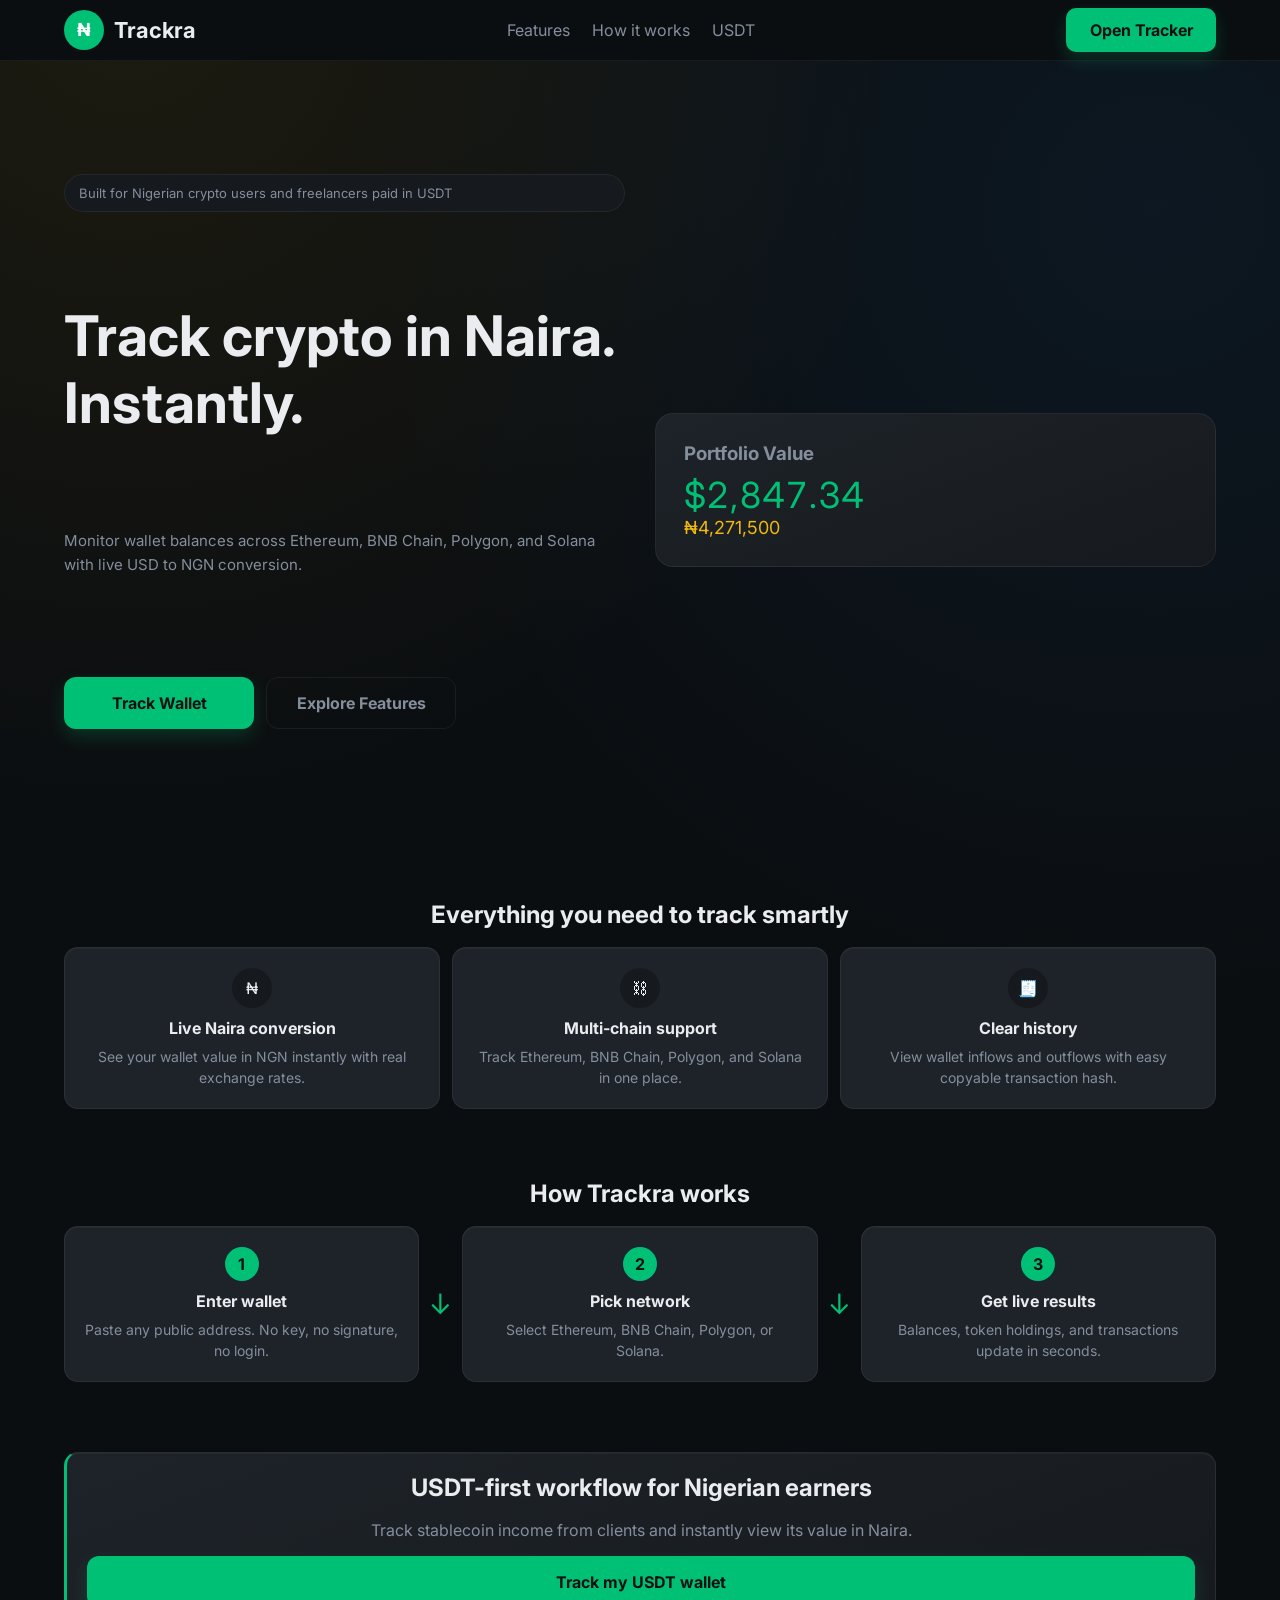
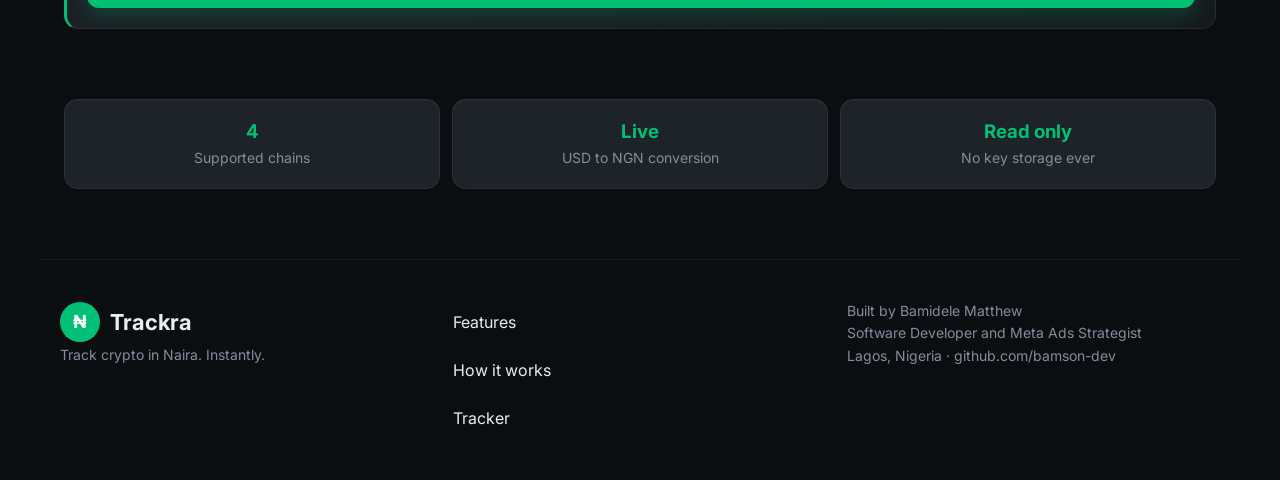
<file: index.html>
<!DOCTYPE html>
<html lang="en">
<head>
  <meta charset="UTF-8" />
  <meta name="viewport" content="width=device-width, initial-scale=1.0" />
  <title>Trackra - Track crypto in Naira. Instantly.</title>
  <link rel="icon" href="data:image/svg+xml,%3Csvg xmlns='http://www.w3.org/2000/svg' viewBox='0 0 32 32'%3E%3Crect width='32' height='32' rx='8' fill='%2310b981'/%3E%3Ctext x='16' y='22' font-size='15' text-anchor='middle' fill='white' font-family='system-ui,sans-serif'%3E%E2%82%A6%3C/text%3E%3C/svg%3E" />
  <link rel="preconnect" href="https://fonts.googleapis.com" />
  <link rel="preconnect" href="https://fonts.gstatic.com" crossorigin />
  <link href="https://fonts.googleapis.com/css2?family=Inter:wght@400;700&display=swap" rel="stylesheet" />
  <link rel="stylesheet" href="css/main.css" />
  <link rel="stylesheet" href="css/responsive.css" />
</head>
<body>
  <div id="fileProtoBanner" class="file-protocol-banner" hidden role="alert">
    <strong>file://</strong> cannot load APIs reliably. Run a local server in this folder:
    <code>python3 -m http.server 8080</code>
    then open <code>http://localhost:8080/</code> or <code>http://localhost:8080/tracker.html</code>. IDE “preview” may log a frame warning for file URLs; use localhost instead.
  </div>
  <div class="menu-backdrop" id="menuBackdrop"></div>
  <header class="nav-shell">
    <nav class="navbar">
      <a href="index.html" class="brand" aria-label="Trackra Home">
        <span class="logo-coin">₦</span>
        <span class="logo-text">Trackra</span>
      </a>
      <button class="hamburger" id="hamburgerBtn" aria-label="Toggle menu" aria-expanded="false">
        <span></span><span></span><span></span>
      </button>
      <div class="desktop-nav">
        <a href="#features">Features</a>
        <a href="#how-it-works">How it works</a>
        <a href="#usdt">USDT</a>
      </div>
      <a href="tracker.html" class="btn btn-primary nav-cta">Open Tracker</a>
    </nav>
    <div class="mobile-menu" id="mobileMenu">
      <a href="#features" class="mobile-link">Features</a>
      <a href="#how-it-works" class="mobile-link">How it works</a>
      <a href="#usdt" class="mobile-link">USDT Focus</a>
      <a href="tracker.html" class="mobile-link">Open Tracker</a>
    </div>
  </header>

  <main>
    <section class="hero reveal-group">
      <p class="badge">Built for Nigerian crypto users and freelancers paid in USDT</p>
      <h1>Track crypto in Naira. Instantly.</h1>
      <p class="subheadline">Monitor wallet balances across Ethereum, BNB Chain, Polygon, and Solana with live USD to NGN conversion.</p>
      <div class="hero-ctas">
        <a href="tracker.html" class="btn btn-primary">Track Wallet</a>
        <a href="#features" class="btn btn-secondary">Explore Features</a>
      </div>
      <div class="mobile-counter" id="heroCounter">$0 = ₦0</div>
      <div class="hero-mockup" aria-hidden="true">
        <div class="mock-card">
          <h3>Portfolio Value</h3>
          <p>$2,847.34</p>
          <small>₦4,271,500</small>
        </div>
      </div>
    </section>

    <section class="section" id="features">
      <h2>Everything you need to track smartly</h2>
      <div class="feature-grid">
        <article class="feature-card fade-up">
          <div class="feature-icon">₦</div>
          <h3>Live Naira conversion</h3>
          <p>See your wallet value in NGN instantly with real exchange rates.</p>
        </article>
        <article class="feature-card fade-up">
          <div class="feature-icon">⛓</div>
          <h3>Multi-chain support</h3>
          <p>Track Ethereum, BNB Chain, Polygon, and Solana in one place.</p>
        </article>
        <article class="feature-card fade-up">
          <div class="feature-icon">🧾</div>
          <h3>Clear history</h3>
          <p>View wallet inflows and outflows with easy copyable transaction hash.</p>
        </article>
      </div>
    </section>

    <section class="section" id="how-it-works">
      <h2>How Trackra works</h2>
      <div class="steps">
        <article class="step-card">
          <span class="step-num">1</span>
          <h3>Enter wallet</h3>
          <p>Paste any public address. No key, no signature, no login.</p>
        </article>
        <span class="step-arrow">↓</span>
        <article class="step-card">
          <span class="step-num">2</span>
          <h3>Pick network</h3>
          <p>Select Ethereum, BNB Chain, Polygon, or Solana.</p>
        </article>
        <span class="step-arrow">↓</span>
        <article class="step-card">
          <span class="step-num">3</span>
          <h3>Get live results</h3>
          <p>Balances, token holdings, and transactions update in seconds.</p>
        </article>
      </div>
    </section>

    <section class="section" id="usdt">
      <article class="usdt-card">
        <h2>USDT-first workflow for Nigerian earners</h2>
        <p>Track stablecoin income from clients and instantly view its value in Naira.</p>
        <a href="tracker.html" class="btn btn-primary">Track my USDT wallet</a>
      </article>
    </section>

    <section class="section stats-row">
      <article class="stat"><h3>4</h3><p>Supported chains</p></article>
      <article class="stat"><h3>Live</h3><p>USD to NGN conversion</p></article>
      <article class="stat"><h3>Read only</h3><p>No key storage ever</p></article>
    </section>
  </main>

  <footer class="footer">
    <div class="footer-col">
      <a href="index.html" class="brand footer-brand">
        <span class="logo-coin">₦</span>
        <span class="logo-text">Trackra</span>
      </a>
      <p>Track crypto in Naira. Instantly.</p>
    </div>
    <div class="footer-col footer-links">
      <a href="#features">Features</a>
      <a href="#how-it-works">How it works</a>
      <a href="tracker.html">Tracker</a>
    </div>
    <div class="footer-col signature">
      <p>Built by Bamidele Matthew<br />Software Developer and Meta Ads Strategist<br />Lagos, Nigeria · <a href="https://github.com/bamson-dev" target="_blank" rel="noreferrer">github.com/bamson-dev</a></p>
    </div>
  </footer>

  <script>
    (function () {
      if (location.protocol !== 'file:') return;
      var el = document.getElementById('fileProtoBanner');
      if (el) el.hidden = false;
    })();
  </script>
  <script src="js/app.js?v=20260418h"></script>
</body>
</html>
</file>
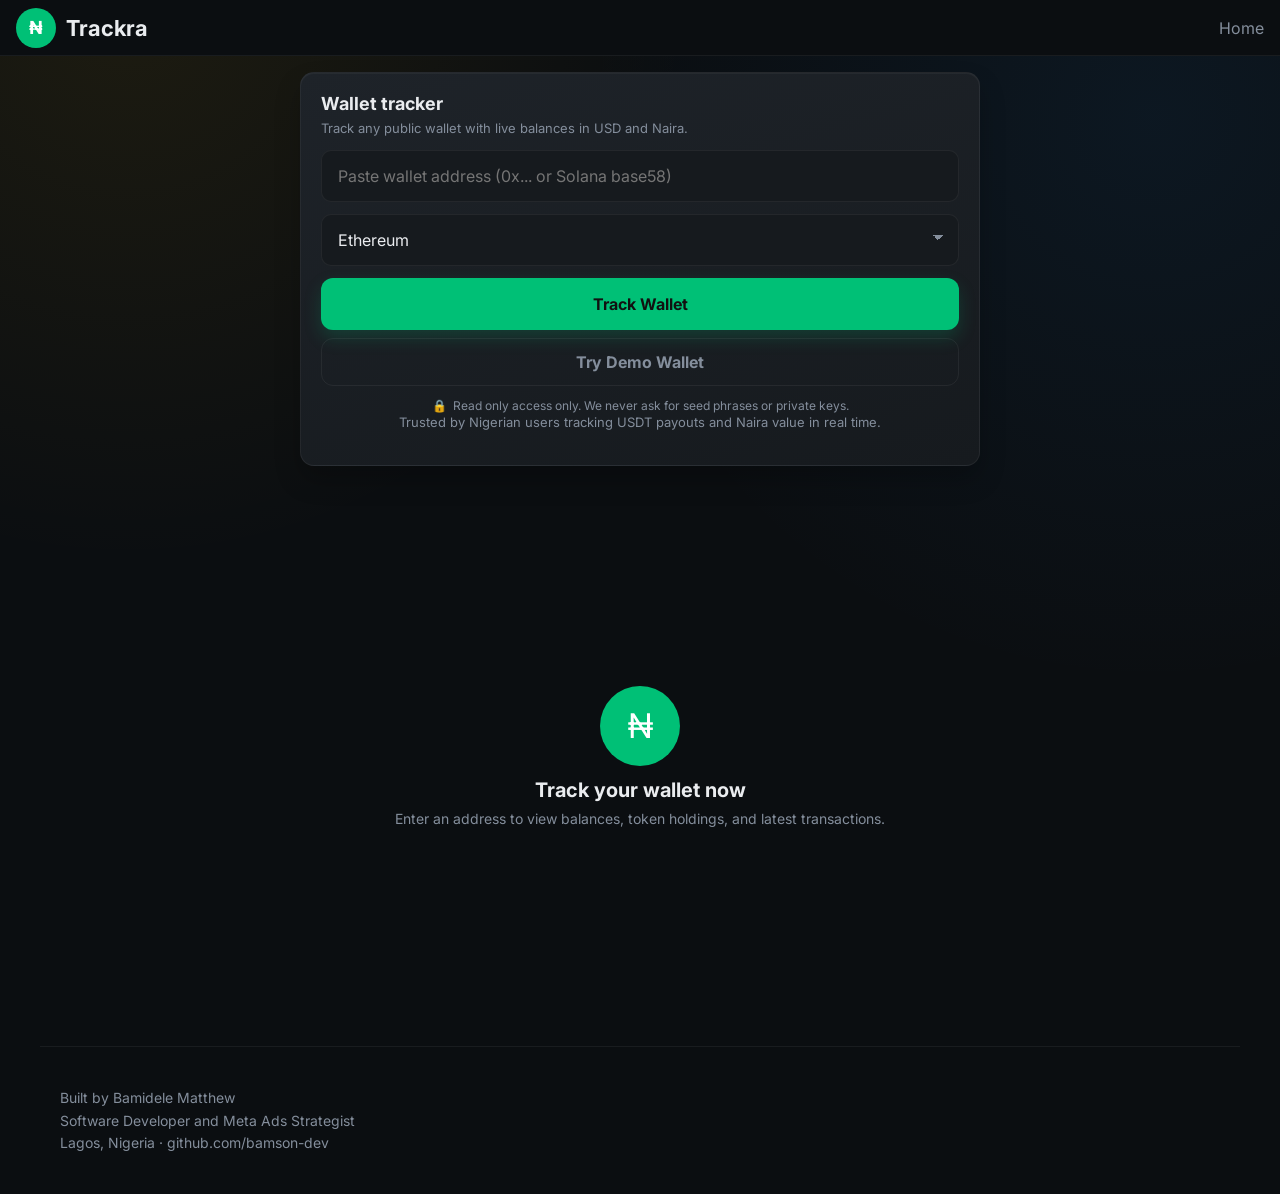
<file: tracker.html>
<!DOCTYPE html>
<html lang="en">
<head>
  <meta charset="UTF-8" />
  <meta name="viewport" content="width=device-width, initial-scale=1.0" />
  <title>Trackra Tracker</title>
  <link rel="icon" href="data:image/svg+xml,%3Csvg xmlns='http://www.w3.org/2000/svg' viewBox='0 0 32 32'%3E%3Crect width='32' height='32' rx='8' fill='%2310b981'/%3E%3Ctext x='16' y='22' font-size='15' text-anchor='middle' fill='white' font-family='system-ui,sans-serif'%3E%E2%82%A6%3C/text%3E%3C/svg%3E" />
  <link rel="preconnect" href="https://fonts.googleapis.com" />
  <link rel="preconnect" href="https://fonts.gstatic.com" crossorigin />
  <link href="https://fonts.googleapis.com/css2?family=Inter:wght@400;700&display=swap" rel="stylesheet" />
  <link rel="stylesheet" href="css/main.css" />
  <link rel="stylesheet" href="css/dashboard.css" />
  <link rel="stylesheet" href="css/responsive.css" />
</head>
<body>
  <div id="fileProtoBanner" class="file-protocol-banner" hidden role="alert">
    <strong>file://</strong> cannot load APIs reliably. Run a local server in this folder:
    <code>python3 -m http.server 8080</code>
    then open <code>http://localhost:8080/tracker.html</code>. IDE "preview" may log a frame warning for file URLs; use localhost instead.
  </div>
  <div class="pull-spinner" id="pullSpinner" aria-hidden="true"></div>
  <header class="tracker-topbar">
    <a href="index.html" class="brand" aria-label="Trackra Home">
      <span class="logo-coin">₦</span>
      <span class="logo-text">Trackra</span>
    </a>
    <a href="index.html" class="home-link">Home</a>
  </header>

  <main class="tracker-main">
    <section class="search-card">
      <h1>Wallet tracker</h1>
      <p>Track any public wallet with live balances in USD and Naira.</p>
      <form id="trackForm" novalidate>
        <input id="walletInput" type="text" placeholder="Paste wallet address (0x... or Solana base58)" autocomplete="off" />
        <div class="inline-error" id="inlineError" hidden>⚠ Enter a valid wallet address for the selected network.</div>
        <select id="networkSelect" aria-label="Select network">
          <option value="eth">Ethereum</option>
          <option value="bsc">BNB Chain</option>
          <option value="polygon">Polygon</option>
          <option value="solana">Solana</option>
        </select>
        <button class="btn btn-primary" id="trackBtn" type="button">Track Wallet</button>
        <button class="btn btn-secondary demo-btn" id="demoBtn" type="button">Try Demo Wallet</button>
      </form>
      <div class="security-note">🔒 <span>Read only access only. We never ask for seed phrases or private keys.</span></div>
      <p class="local-note">Trusted by Nigerian users tracking USDT payouts and Naira value in real time.</p>
    </section>

    <section class="empty-state" id="emptyState">
      <div class="empty-coin">₦</div>
      <h2>Track your wallet now</h2>
      <p>Enter an address to view balances, token holdings, and latest transactions.</p>
    </section>

    <section class="skeleton-wrap" id="skeletonWrap" hidden>
      <div class="skeleton-grid">
        <div class="skeleton-card"></div><div class="skeleton-card"></div><div class="skeleton-card"></div><div class="skeleton-card"></div>
      </div>
      <div class="skeleton-lines"><span></span><span></span><span></span><span></span><span></span></div>
      <div class="skeleton-lines"><span></span><span></span><span></span><span></span></div>
    </section>

    <section class="error-state" id="errorState" hidden>
      <div class="error-icon">⚠</div>
      <h3>Could not fetch wallet data</h3>
      <p>Check the network and address format, then try again.</p>
      <button class="btn btn-primary" id="retryBtn" type="button">Try Again</button>
    </section>

    <section class="results" id="results" hidden>
      <div class="summary-grid" id="summaryGrid"></div>

      <div class="currency-toggle" id="currencyToggle">
        <button data-currency="usd" class="active" type="button">USD</button>
        <button data-currency="ngn" type="button">NGN</button>
        <button data-currency="both" type="button">Both</button>
      </div>

      <section class="panel">
        <div class="panel-head"><h3>Token holdings</h3></div>
        <div id="tokensContainer"></div>
      </section>

      <section class="panel">
        <div class="panel-head tx-head">
          <h3>Transaction history</h3>
          <div class="tx-filters" id="txFilters">
            <button data-filter="all" class="active" type="button">All</button>
            <button data-filter="in" type="button">IN</button>
            <button data-filter="out" type="button">OUT</button>
          </div>
        </div>
        <div id="transactionsContainer"></div>
      </section>

      <p class="updated-time" id="updatedTime"></p>
    </section>
  </main>

  <footer class="footer">
    <div class="footer-col signature">
      <p>Built by Bamidele Matthew<br />Software Developer and Meta Ads Strategist<br />Lagos, Nigeria · <a href="https://github.com/bamson-dev" target="_blank" rel="noreferrer">github.com/bamson-dev</a></p>
    </div>
  </footer>

  <script>
    (function () {
      if (location.protocol !== 'file:') return;
      var el = document.getElementById('fileProtoBanner');
      if (el) el.hidden = false;
    })();
  </script>
  <script src="js/api.js?v=final2026"></script>
  <script src="js/ui.js?v=final2026"></script>
  <script src="js/app.js?v=final2026"></script>
</body>
</html>
</file>
<file: css/main.css>
:root {
  --bg-primary: #0b0e11;
  --bg-secondary: #161a1e;
  --bg-card: #1e2329;
  --border: rgba(255, 255, 255, 0.06);
  --text-primary: #eaecef;
  --text-secondary: #848e9c;
  --green: #00c076;
  --red: #f6465d;
  --gold: #f0b90b;
  --blue: #1e88e5;
}

* {
  box-sizing: border-box;
  -webkit-tap-highlight-color: transparent;
}

html,
body {
  margin: 0;
  padding: 0;
  width: 100%;
  overflow-x: hidden;
  -webkit-text-size-adjust: 100%;
}

img,
video,
svg {
  max-width: 100%;
  height: auto;
}

input,
textarea,
select,
button {
  font-size: 16px;
  font-family: inherit;
}

button {
  cursor: pointer;
  touch-action: manipulation;
  min-height: 44px;
  min-width: 44px;
}

a {
  touch-action: manipulation;
}

body {
  font-family: "Inter", sans-serif;
  background: var(--bg-primary);
  color: var(--text-primary);
  min-height: 100dvh;
  background-image: radial-gradient(circle at 10% 0%, rgba(240, 185, 11, 0.08), transparent 34%),
    radial-gradient(circle at 90% 10%, rgba(30, 136, 229, 0.08), transparent 36%);
}

a {
  color: inherit;
  text-decoration: none;
}

.nav-shell {
  position: fixed;
  top: 0;
  width: 100%;
  z-index: 50;
  background: rgba(11, 14, 17, 0.95);
  backdrop-filter: blur(10px);
  border-bottom: 1px solid var(--border);
}

.navbar {
  height: 60px;
  padding: 0 16px;
  display: flex;
  align-items: center;
  justify-content: space-between;
}

.brand {
  display: inline-flex;
  align-items: center;
  gap: 10px;
  min-height: 44px;
}

.logo-coin {
  width: 40px;
  height: 40px;
  border-radius: 50%;
  background: var(--green);
  color: #fff;
  font-size: 18px;
  font-weight: 700;
  display: grid;
  place-items: center;
  line-height: 1;
}

.logo-text {
  font-size: 22px;
  font-weight: 700;
}

.hamburger {
  width: 44px;
  height: 44px;
  border: 0;
  background: transparent;
  padding: 10px;
  display: flex;
  flex-direction: column;
  justify-content: center;
  gap: 4px;
}

.hamburger span {
  height: 2px;
  width: 100%;
  background: var(--text-primary);
  border-radius: 2px;
}

.desktop-nav,
.nav-cta { display: none; }

.mobile-menu {
  background: var(--bg-secondary);
  max-height: 0;
  overflow: hidden;
  transition: max-height 0.25s ease;
}

.mobile-menu.open { max-height: 320px; }

.mobile-link {
  display: flex;
  align-items: center;
  min-height: 48px;
  padding: 0 20px;
  border-bottom: 1px solid var(--border);
}

.menu-backdrop {
  position: fixed;
  inset: 60px 0 0;
  background: rgba(0, 0, 0, 0.4);
  opacity: 0;
  visibility: hidden;
  z-index: 40;
  transition: 0.2s;
}

.menu-backdrop.show {
  opacity: 1;
  visibility: visible;
}

main { min-height: 100dvh; }

.hero {
  padding: 100px 20px 60px;
  text-align: center;
}

.badge {
  width: 100%;
  margin: 0 0 14px;
  border: 1px solid var(--border);
  border-radius: 999px;
  font-size: 13px;
  padding: 10px 14px;
  color: var(--text-secondary);
  background: var(--bg-secondary);
}

.hero h1 {
  margin: 0;
  font-size: 32px;
  line-height: 1.2;
}

.subheadline {
  font-size: 15px;
  line-height: 1.6;
  color: var(--text-secondary);
  margin: 14px 0 22px;
}

.hero-ctas {
  display: grid;
  gap: 12px;
}

.btn {
  min-height: 52px;
  border-radius: 12px;
  border: 1px solid transparent;
  font-weight: 700;
  display: inline-flex;
  align-items: center;
  justify-content: center;
  width: 100%;
  transition: 0.2s ease;
}

.btn-primary {
  background: var(--green);
  color: #111;
  box-shadow: 0 8px 18px rgba(0, 192, 118, 0.2);
}

.btn-secondary {
  border-color: var(--border);
  background: transparent;
  color: var(--text-secondary);
}

.mobile-counter {
  margin: 22px 0 0;
  font-size: 24px;
  font-weight: 700;
  font-variant-numeric: tabular-nums;
  color: var(--gold);
}

.hero-mockup { display: none; }

.section {
  padding: 0 20px 50px;
}

.section h2 {
  font-size: 24px;
  text-align: center;
  margin: 0 0 18px;
}

.feature-grid,
.stats-row {
  display: grid;
  grid-template-columns: 1fr;
  gap: 12px;
}

.feature-card,
.stat,
.step-card {
  background: var(--bg-card);
  border: 1px solid var(--border);
  border-radius: 14px;
  padding: 20px;
  box-shadow: inset 0 1px 0 rgba(255, 255, 255, 0.03);
}

.feature-icon {
  width: 40px;
  height: 40px;
  border-radius: 50%;
  display: grid;
  place-items: center;
  background: var(--bg-secondary);
  margin: 0 auto 10px;
}

.feature-card h3,
.step-card h3 {
  font-size: 16px;
  margin: 0 0 8px;
  text-align: center;
}

.feature-card p,
.step-card p,
.stat p {
  margin: 0;
  color: var(--text-secondary);
  font-size: 14px;
  line-height: 1.5;
  text-align: center;
}

.steps {
  display: grid;
  gap: 10px;
}

.step-num {
  width: 34px;
  height: 34px;
  border-radius: 50%;
  background: var(--green);
  color: #111;
  font-weight: 700;
  margin: 0 auto 10px;
  display: grid;
  place-items: center;
}

.step-arrow {
  text-align: center;
  color: var(--green);
}

.usdt-card {
  border-left: 3px solid var(--green);
  border-radius: 14px;
  background: linear-gradient(160deg, rgba(30, 35, 41, 1), rgba(22, 26, 30, 1));
  border-top: 1px solid var(--border);
  border-right: 1px solid var(--border);
  border-bottom: 1px solid var(--border);
  padding: 20px;
  text-align: center;
  box-shadow: inset 0 1px 0 rgba(255, 255, 255, 0.04);
}

.usdt-card p {
  color: var(--text-secondary);
  margin: 0 0 16px;
}

.stat h3 {
  margin: 0 0 4px;
  text-align: center;
  color: var(--green);
}

.footer {
  border-top: 1px solid var(--border);
  padding: 40px 20px;
  display: grid;
  gap: 20px;
  text-align: center;
}

.footer-links {
  display: grid;
  gap: 4px;
}

.footer-links a {
  min-height: 44px;
  display: grid;
  place-items: center;
}

.footer p {
  color: var(--text-secondary);
  margin: 0;
  line-height: 1.6;
  font-size: 14px;
}

.reveal-group > * {
  opacity: 0;
  transform: translateY(10px);
  animation: fadeInUp 0.6s ease forwards;
}

.reveal-group > *:nth-child(2) { animation-delay: 0.08s; }
.reveal-group > *:nth-child(3) { animation-delay: 0.16s; }
.reveal-group > *:nth-child(4) { animation-delay: 0.24s; }
.reveal-group > *:nth-child(5) { animation-delay: 0.3s; }

.fade-up {
  opacity: 0;
  transform: translateY(12px);
  transition: 0.45s ease;
}

.fade-up.visible {
  opacity: 1;
  transform: translateY(0);
}

@keyframes fadeInUp {
  to {
    opacity: 1;
    transform: translateY(0);
  }
}

/* file:// — APIs and some previews fail; show only when protocol is file */
.file-protocol-banner {
  position: sticky;
  top: 0;
  z-index: 10000;
  margin: 0;
  padding: 12px 16px;
  background: rgba(246, 70, 93, 0.12);
  border-bottom: 1px solid rgba(246, 70, 93, 0.35);
  color: var(--text-primary);
  font-size: 13px;
  line-height: 1.5;
}

.file-protocol-banner strong {
  color: var(--red);
}

.file-protocol-banner code {
  font-size: 12px;
  padding: 2px 6px;
  border-radius: 4px;
  background: var(--bg-secondary);
  color: var(--gold);
  word-break: break-all;
}

.file-protocol-banner[hidden] {
  display: none !important;
}
</file>
<file: css/responsive.css>
@media (min-width: 768px) {
  .feature-grid {
    grid-template-columns: repeat(2, minmax(0, 1fr));
  }

  .stats-row {
    grid-template-columns: repeat(3, minmax(0, 1fr));
  }

  .search-card {
    max-width: 680px;
    margin: 0 auto;
  }

  .tracker-main > section:not(.search-card) {
    max-width: 980px;
    margin-left: auto;
    margin-right: auto;
  }
}

@media (min-width: 1024px) {
  .navbar {
    max-width: 1200px;
    margin: 0 auto;
    padding: 0 24px;
    gap: 16px;
  }

  .hamburger,
  .mobile-menu,
  .menu-backdrop {
    display: none;
  }

  .desktop-nav {
    display: flex;
    gap: 22px;
    margin-left: auto;
    margin-right: auto;
  }

  .desktop-nav a {
    min-height: 44px;
    display: inline-flex;
    align-items: center;
    color: var(--text-secondary);
  }

  .nav-cta {
    display: inline-flex;
    width: auto;
    min-width: 150px;
    min-height: 44px;
    padding: 0 14px;
    border-radius: 10px;
  }

  .hero {
    min-height: 100dvh;
    padding: 150px 24px 70px;
    max-width: 1200px;
    margin: 0 auto;
    text-align: left;
    display: grid;
    grid-template-columns: 1fr 1fr;
    gap: 30px;
    align-items: center;
  }

  .hero > *:not(.hero-mockup) {
    grid-column: 1;
  }

  .hero h1 {
    font-size: 56px;
  }

  .badge,
  .subheadline {
    text-align: left;
  }

  .hero-ctas {
    display: flex;
  }

  .hero-ctas .btn {
    width: auto;
    min-width: 190px;
    padding: 0 18px;
  }

  .hero-mockup {
    display: block;
    grid-column: 2;
    grid-row: 1 / span 5;
  }

  .mock-card {
    background: linear-gradient(160deg, #1e2329, #161a1e);
    border: 1px solid var(--border);
    border-radius: 18px;
    padding: 28px;
  }

  .mock-card h3 { color: var(--text-secondary); margin: 0 0 8px; }
  .mock-card p { margin: 0; font-size: 36px; color: var(--green); font-variant-numeric: tabular-nums; }
  .mock-card small { color: var(--gold); font-size: 18px; }

  .mobile-counter { display: none; }

  .section {
    max-width: 1200px;
    margin: 0 auto;
    padding: 0 24px 70px;
  }

  .feature-grid {
    grid-template-columns: repeat(3, minmax(0, 1fr));
  }

  .steps {
    grid-template-columns: 1fr auto 1fr auto 1fr;
    align-items: center;
  }

  .step-arrow { font-size: 28px; }

  .footer {
    max-width: 1200px;
    margin: 0 auto;
    grid-template-columns: 1fr 1fr 1fr;
    text-align: left;
    align-items: start;
  }

  .footer-brand,
  .footer-links a { justify-content: flex-start; }

  .summary-grid {
    grid-template-columns: repeat(4, minmax(0, 1fr));
  }

  .summary-card:hover { transform: translateY(-2px); }

  .feature-card:hover,
  .step-card:hover,
  .stat:hover,
  .token-card:hover,
  .tx-card:hover {
    transform: translateY(-2px);
    border-color: rgba(255, 255, 255, 0.12);
  }

  #tokensContainer .token-list,
  #transactionsContainer .tx-list { display: none; }

  .desktop-table {
    display: block;
    width: 100%;
    border: 1px solid var(--border);
    border-radius: 12px;
    overflow: hidden;
  }

  .desktop-table table {
    width: 100%;
    border-collapse: collapse;
    font-size: 14px;
  }

  .desktop-table th,
  .desktop-table td {
    padding: 12px;
    border-bottom: 1px solid var(--border);
    text-align: left;
    vertical-align: middle;
  }

  .desktop-table tr:last-child td { border-bottom: 0; }
}
</file>
<file: css/dashboard.css>
.tracker-topbar {
  height: 56px;
  position: fixed;
  inset: 0 0 auto;
  border-bottom: 1px solid var(--border);
  background: var(--bg-primary);
  display: flex;
  align-items: center;
  justify-content: space-between;
  padding: 0 16px;
  z-index: 60;
}

.home-link {
  min-height: 44px;
  min-width: 44px;
  display: grid;
  place-items: center;
  color: var(--text-secondary);
}

.tracker-main {
  padding-top: 72px;
  min-height: calc(100dvh - 56px);
}

.search-card,
.error-state,
.panel,
.results,
.skeleton-wrap,
.empty-state {
  margin: 0 16px;
}

.search-card {
  background: linear-gradient(165deg, rgba(30, 35, 41, 1), rgba(22, 26, 30, 1));
  border: 1px solid var(--border);
  border-radius: 14px;
  padding: 20px;
  box-shadow: 0 14px 26px rgba(0, 0, 0, 0.22), inset 0 1px 0 rgba(255, 255, 255, 0.04);
}

.search-card h1 { margin: 0 0 6px; font-size: 18px; }
.search-card p { margin: 0 0 14px; color: var(--text-secondary); font-size: 13px; }

#walletInput,
#networkSelect {
  width: 100%;
  height: 52px;
  border-radius: 10px;
  padding: 0 16px;
  border: 1px solid var(--border);
  background: var(--bg-secondary);
  color: var(--text-primary);
  outline: none;
}

#networkSelect {
  margin-top: 12px;
  appearance: none;
  background-image: linear-gradient(45deg, transparent 50%, var(--text-secondary) 50%), linear-gradient(135deg, var(--text-secondary) 50%, transparent 50%);
  background-position: calc(100% - 20px) calc(50% - 3px), calc(100% - 15px) calc(50% - 3px);
  background-size: 5px 5px, 5px 5px;
  background-repeat: no-repeat;
}

#walletInput:focus,
#networkSelect:focus { border-color: var(--green); }

#trackBtn { margin-top: 12px; }
#trackBtn:active { transform: scale(0.98); }
.demo-btn { margin-top: 8px; min-height: 48px; }

.inline-error {
  margin-top: 6px;
  display: flex;
  align-items: center;
  gap: 6px;
  color: var(--red);
  font-size: 13px;
}

/* Required: [hidden] must win — base `display:flex` would otherwise ignore the attribute */
.inline-error[hidden] {
  display: none !important;
}

.security-note {
  margin-top: 12px;
  display: flex;
  gap: 6px;
  justify-content: center;
  font-size: 12px;
  color: var(--text-secondary);
}

.local-note {
  margin: 10px 0 0;
  text-align: center;
  font-size: 12px;
  color: var(--green);
  line-height: 1.4;
}

.empty-state {
  min-height: calc(100dvh - 320px);
  display: grid;
  place-content: center;
  text-align: center;
  padding: 24px 10px;
}

.empty-coin {
  width: 80px;
  height: 80px;
  margin: 0 auto 12px;
  border-radius: 50%;
  background: var(--green);
  color: #fff;
  font-size: 34px;
  display: grid;
  place-items: center;
  animation: floatY 2.5s ease-in-out infinite;
}

.empty-state h2 { margin: 0 0 8px; font-size: 20px; }
.empty-state p { margin: 0; font-size: 14px; color: var(--text-secondary); }

.skeleton-wrap { margin-top: 14px; }
.skeleton-grid {
  display: grid;
  grid-template-columns: 1fr 1fr;
  gap: 10px;
}

.skeleton-card,
.skeleton-lines span {
  border-radius: 10px;
  background: #1e2329;
  animation: pulse 1.5s ease infinite;
}

.skeleton-card { height: 80px; }
.skeleton-lines { margin-top: 12px; display: grid; gap: 8px; }
.skeleton-lines span { width: 100%; height: 18px; }

.results { margin-top: 12px; }
.summary-grid {
  display: grid;
  grid-template-columns: 1fr 1fr;
  gap: 10px;
}

.summary-card {
  border: 1px solid var(--border);
  border-radius: 12px;
  background: linear-gradient(165deg, rgba(30, 35, 41, 1), rgba(22, 26, 30, 1));
  padding: 16px;
  transition: 0.2s;
  box-shadow: inset 0 1px 0 rgba(255, 255, 255, 0.04);
}

.summary-card p { margin: 0 0 6px; font-size: 12px; color: var(--text-secondary); }
.summary-card h3 { margin: 0; font-size: 22px; font-variant-numeric: tabular-nums; }

.currency-toggle {
  margin-top: 14px;
  display: flex;
  justify-content: center;
  gap: 8px;
  flex-wrap: wrap;
}

.currency-toggle button {
  min-width: 80px;
  min-height: 44px;
  border-radius: 999px;
  border: 1px solid var(--border);
  background: transparent;
  color: var(--text-primary);
  transition: 0.2s;
}

.currency-toggle button.active {
  background: var(--green);
  color: #111;
  border-color: transparent;
}

.panel {
  margin-top: 16px;
  background: transparent;
}

.panel-head {
  margin-bottom: 10px;
  display: flex;
  align-items: center;
  justify-content: space-between;
  gap: 10px;
}

.panel-head h3 { margin: 0; font-size: 16px; }

.token-list,
.tx-list {
  display: grid;
  gap: 8px;
}

.token-card,
.tx-card {
  background: linear-gradient(165deg, rgba(30, 35, 41, 1), rgba(22, 26, 30, 1));
  border: 1px solid var(--border);
  border-radius: 12px;
  padding: 16px;
  box-shadow: inset 0 1px 0 rgba(255, 255, 255, 0.03);
}

.token-card.usdt-highlight { border-left: 2px solid var(--green); }

.token-row,
.tx-row {
  display: flex;
  align-items: center;
  justify-content: space-between;
  gap: 8px;
}

.token-row + .token-row,
.tx-row + .tx-row { margin-top: 10px; }

.token-main {
  display: flex;
  align-items: center;
  gap: 10px;
  min-width: 0;
}

.token-dot {
  width: 36px;
  height: 36px;
  border-radius: 50%;
  color: #fff;
  font-weight: 700;
  display: grid;
  place-items: center;
  flex: 0 0 auto;
}

.token-text strong,
.token-text small {
  display: block;
  white-space: nowrap;
  overflow: hidden;
  text-overflow: ellipsis;
  max-width: 130px;
}

.token-text small,
.muted,
.updated-time { color: var(--text-secondary); font-size: 12px; }

.change-badge {
  padding: 6px 8px;
  border-radius: 999px;
  font-size: 12px;
}

.change-badge.pos { background: rgba(0, 192, 118, 0.15); color: var(--green); }
.change-badge.neg { background: rgba(246, 70, 93, 0.15); color: var(--red); }

.usdt-pop {
  margin-top: 6px;
  display: inline-block;
  color: var(--green);
  background: rgba(0, 192, 118, 0.12);
  border-radius: 999px;
  padding: 4px 8px;
  font-size: 11px;
}

.price-unavailable {
  margin-top: 6px;
  display: inline-block;
  border: 1px solid var(--border);
  border-radius: 999px;
  padding: 4px 8px;
  font-size: 11px;
  color: var(--text-secondary);
}

.table-unavailable {
  color: var(--text-secondary);
  font-size: 12px;
}

.tx-value-row {
  align-items: flex-start;
}

.tx-value-wrap {
  text-align: right;
  min-width: 0;
  max-width: 65%;
  font-size: 14px;
  line-height: 1.35;
  overflow-wrap: anywhere;
}

.tx-estimated {
  display: inline-block;
  margin-right: 4px;
  padding: 2px 6px;
  border-radius: 4px;
  font-size: 10px;
  font-weight: 700;
  letter-spacing: 0.02em;
  color: var(--gold);
  background: rgba(240, 185, 11, 0.12);
  vertical-align: middle;
}

.tx-value-amount {
  font-variant-numeric: tabular-nums;
}

.tx-value-cell {
  min-width: 120px;
  max-width: 220px;
}

.tx-filters {
  display: flex;
  gap: 8px;
  overflow-x: auto;
  padding-bottom: 2px;
}

.tx-filters button {
  min-height: 44px;
  min-width: 60px;
  border: 1px solid var(--border);
  border-radius: 999px;
  background: transparent;
  color: var(--text-primary);
}

.token-row > div,
.tx-row > span,
.tx-row > strong {
  min-width: 0;
}

.value-text {
  text-align: right;
  font-size: 14px;
  line-height: 1.3;
  overflow-wrap: anywhere;
  transition: color 0.15s ease;
}

.tx-filters button.active { border-color: var(--green); color: var(--green); }

.badge-in,
.badge-out {
  border-radius: 6px;
  padding: 6px;
  font-size: 12px;
}

.badge-in { color: var(--green); background: rgba(0, 192, 118, 0.15); }
.badge-out { color: var(--red); background: rgba(246, 70, 93, 0.15); }

.copy-btn {
  width: 44px;
  height: 44px;
  border: 1px solid var(--border);
  border-radius: 10px;
  background: transparent;
  color: var(--text-secondary);
  transition: 0.2s ease;
}

.copy-btn:active {
  transform: scale(0.97);
  border-color: rgba(255, 255, 255, 0.12);
}

.error-state {
  margin-top: 16px;
  border: 1px solid var(--red);
  border-radius: 14px;
  padding: 20px;
  text-align: center;
}

.error-icon { font-size: 40px; }
.error-state h3 { margin: 8px 0 6px; font-size: 16px; }
.error-state p { margin: 0 0 12px; font-size: 14px; color: var(--text-secondary); }

.pull-spinner {
  position: fixed;
  top: 56px;
  left: 50%;
  transform: translate(-50%, -60px);
  width: 28px;
  height: 28px;
  border: 3px solid rgba(0, 192, 118, 0.3);
  border-top-color: var(--green);
  border-radius: 50%;
  opacity: 0;
  z-index: 70;
}

.pull-spinner.show {
  opacity: 1;
  transform: translate(-50%, 8px);
  animation: spin 0.7s linear infinite;
}

.updated-time {
  text-align: center;
  margin: 16px 0;
}

.desktop-table { display: none; }

@keyframes pulse {
  0%,100% { background: #1e2329; }
  50% { background: #2a2f36; }
}

@keyframes spin { to { transform: translate(-50%, 8px) rotate(360deg); } }
@keyframes floatY {
  0%,100% { transform: translateY(0); }
  50% { transform: translateY(-8px); }
}
</file>
